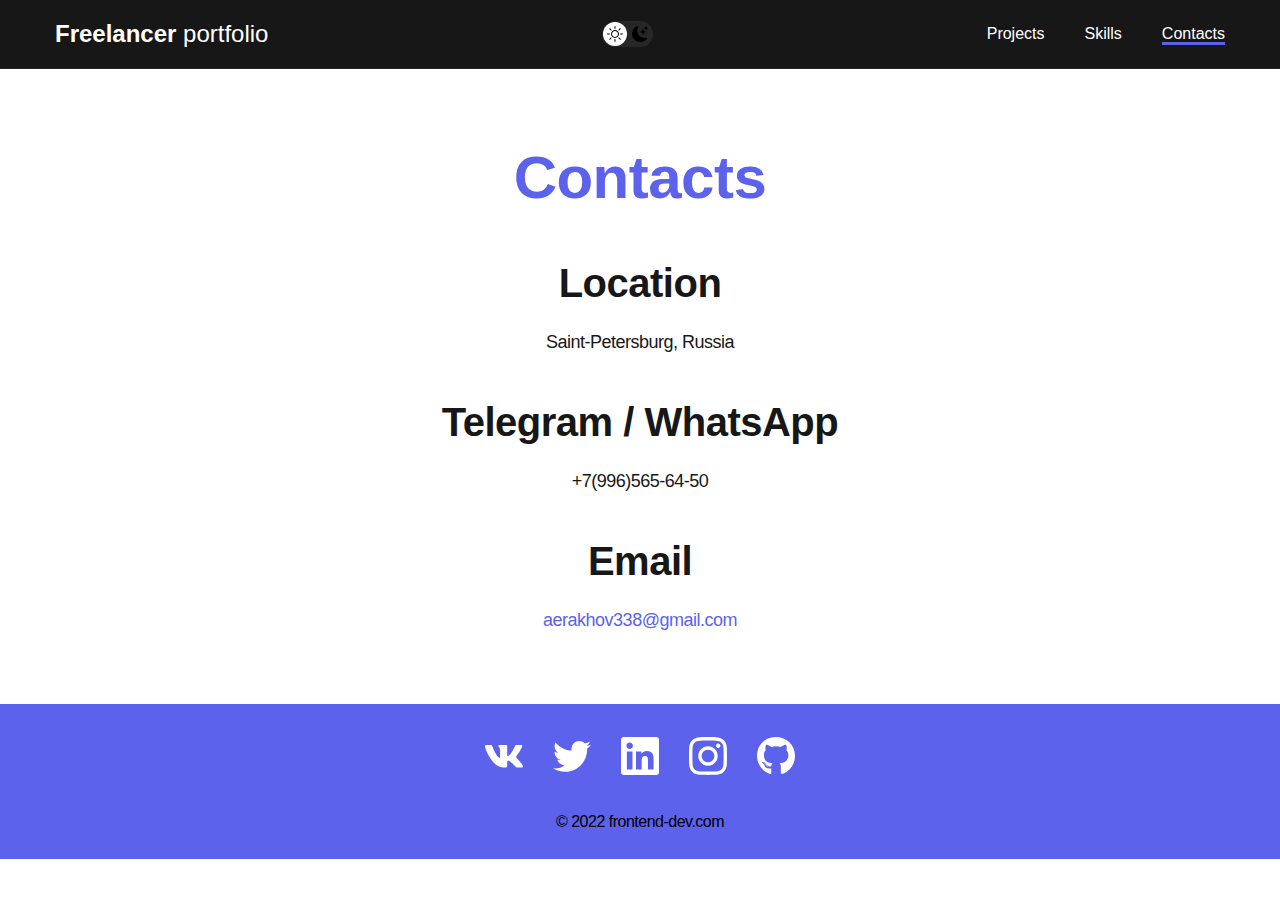
<file: contacts/contacts.html>
<!DOCTYPE html>
<html lang="en">
<head>
    <meta charset="UTF-8">
    <meta name="viewport" content="width=device-width, initial-scale=1.0">
    <link rel="stylesheet" href="./contacts.css">
    <link rel="shortcut icon" href="../img/favicon/favicon.png" type="image/x-icon">
    <title>Profile</title>
</head>
<body>
    <div class="wrapper">
        <div class="content">
            <header class="header">
                <article class="header__nav">
                    <div class="container">
                        <section class="header__content">
                            <a class="header__content-logo" href="../index.html">
                                <strong>
                                    Freelancer
                                </strong>
                                portfolio
                            </a>
                            <button class="dark-mod__btn">
                                <img class="dark-mod__btn-icon" src="../img/dark_mod_icon/Sun.svg" alt="">
                                <img class="dark-mod__btn-icon"  src="../img/dark_mod_icon/Moon.svg" alt="">
                            </button>
                            <nav class="nav"> 
                                <ul class="header__content-list">
                                    <li class="header__content-item">
                                        <a class="header__content-link" href="../index.html">Projects</a>
                                    </li>
                                    <li class="header__content-item">
                                        <a class="header__content-link" href="../skills/skills.html">Skills</a>
                                    </li>
                                    <li class="header__content-item">
                                        <a class="header__content-link header__content-link--active" href="#">Contacts</a>
                                    </li>
                                </ul>
                            </nav>
                        </section>
                    </div>
                </article>
            </header>
            <main class="main">
                <div class="container">
                    <section class="main__contacts">
                        <h1 class="main__contacts-title">
                            Contacts
                        </h1>
                        <h2 class="main__contacts-subtitle">
                            Location
                        </h2>
                        <p class="main__contacts-text">
                            Saint-Petersburg, Russia
                        </p>
                        <h2 class="main__contacts-subtitle">
                            Telegram / WhatsApp
                        </h2>
                        <p class="main__contacts-text">
                            +7(996)565-64-50
                        </p>
                        <h2 class="main__contacts-subtitle">
                            Email
                        </h2>
                        <p class="main__contacts-text">
                           <a href="mailto:aerakhov338@gmail.com">
                            aerakhov338@gmail.com
                           </a>
                        </p>
                    </section>
                </div>
            </main>
        </div>
        <footer class="footer">
            <div class="footer__content">
                <div class="container">
                    <article class="footer__content-items">
                        <section class="footer__content-icon">
                            <a href="">
                                <img src="../img/footer_icon/vk.svg" alt="vk" width="38" height="22.57">
                            </a>
                            <a href="">
                                <img src="../img/footer_icon/twitter.svg" alt="twitter" width="38" height="22.57">
                            </a>
                            <a href="">
                                <img src="../img/footer_icon/linkedIn.svg" alt="linkedIn" width="38" height="22.57">
                            </a>
                            <a href="">
                                <img src="../img/footer_icon/instagram.svg" alt="instagram" width="38" height="22.57">
                            </a>
                            <a href="">
                                <img src="../img/footer_icon/gitHub.svg" alt="gitHub" width="38" height="22.57">
                            </a>
                        </section>
                        <aside class="aside">
                            <p class="footer__content-text">
                                © 2022 frontend-dev.com
                            </p>
                        </aside>
                    </article>
                </div>
            </div>
        </footer>
    </div>
    <script src="../js/main.js"></script>
</body>
</html>
</file>
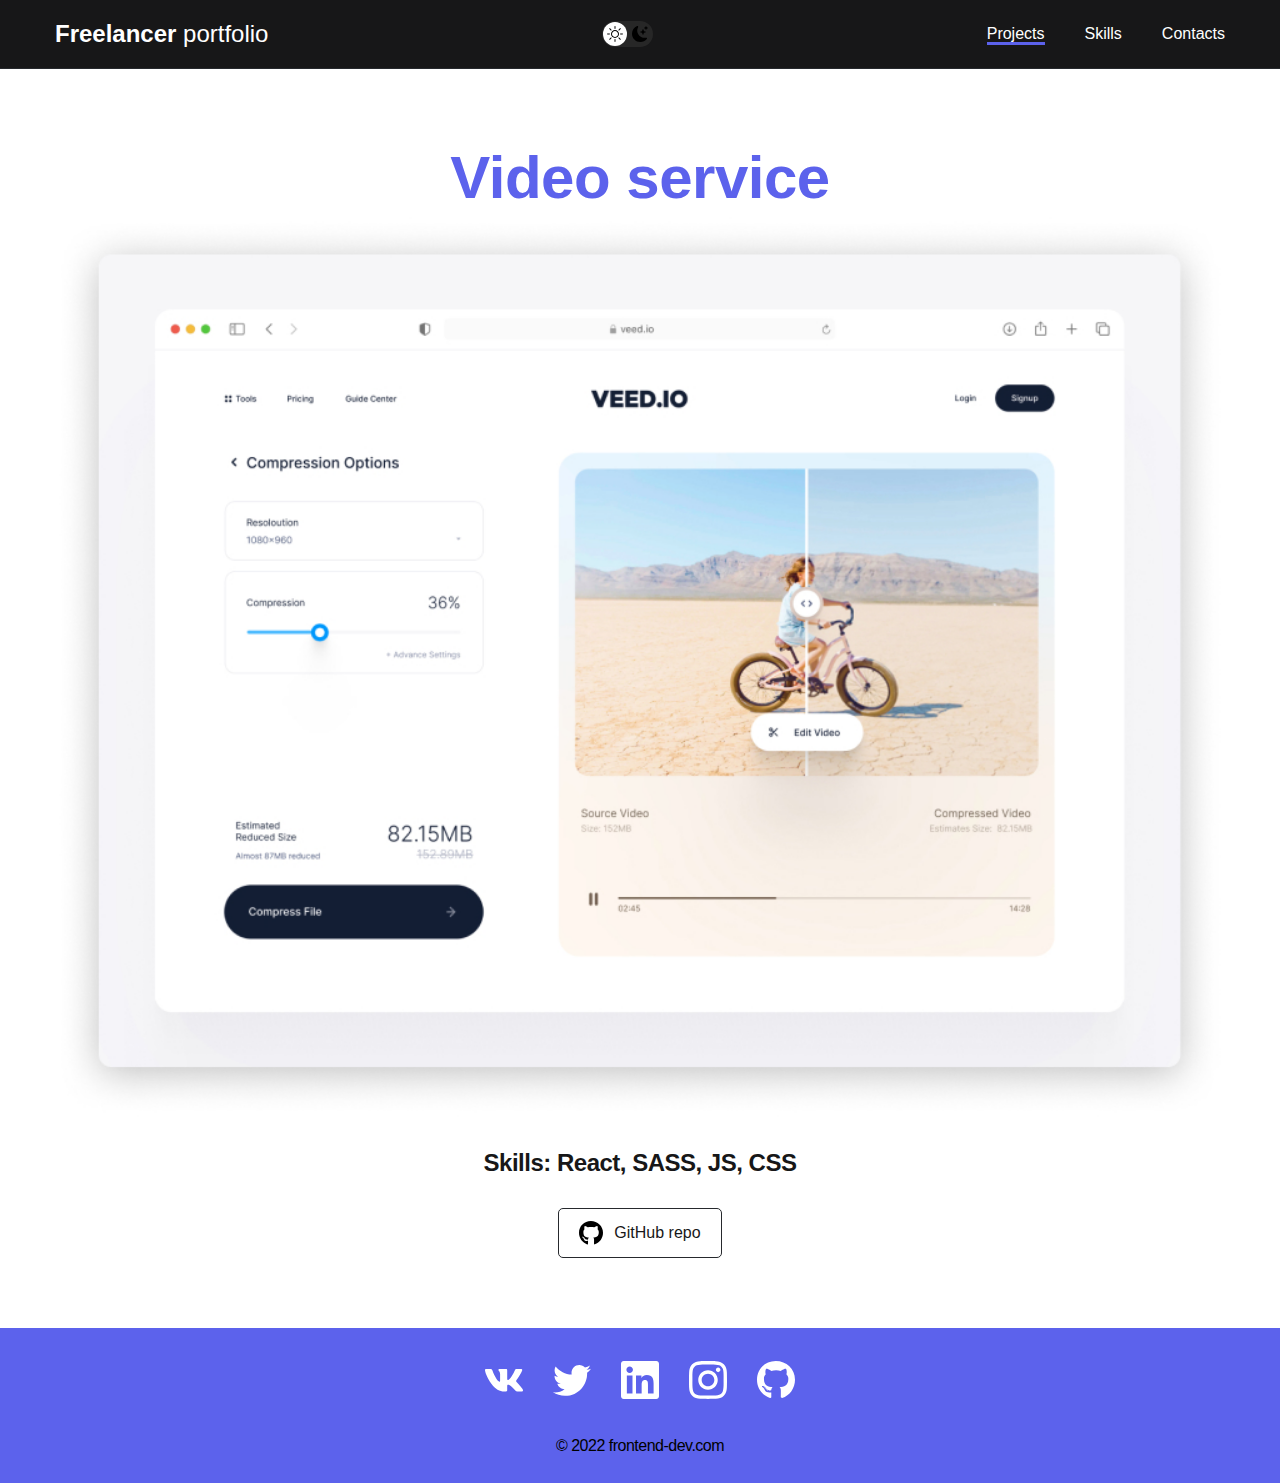
<file: project/gaming.html>
<!DOCTYPE html>
<html lang="en">
<head>
    <meta charset="UTF-8">
    <meta name="viewport" content="width=device-width, initial-scale=1.0">
    <link rel="stylesheet" href="./gaming.css">
    <link rel="shortcut icon" href="../img/favicon/favicon.png" type="image/x-icon">
    <title>Portfolio</title>
</head>
<body>
    <header class="header">
        <article class="header__nav">
            <div class="container">
                <section class="header__content">
                    <a class="header__content-logo" href="../index.html">
                        <strong>
                            Freelancer
                        </strong>
                        portfolio
                    </a>
                    <button class="dark-mod__btn">
                        <img class="dark-mod__btn-icon" src="../img/dark_mod_icon/Sun.svg" alt="">
                        <img class="dark-mod__btn-icon"  src="../img/dark_mod_icon/Moon.svg" alt="">
                    </button>
                    <nav class="nav">
                        <ul class="header__content-list">
                            <li class="header__content-item">
                                <a class="header__content-link header__content-link--active" href="../index.html">Projects</a>
                            </li>
                            <li class="header__content-item">
                                <a class="header__content-link" href="../skills/skills.html">Skills</a>
                            </li>
                            <li class="header__content-item">
                                <a class="header__content-link" href="../contacts/contacts.html">Contacts</a>
                            </li>
                        </ul>
                    </nav>
                </section>
            </div>
        </article>
    </header>
    <main class="main">
        <div class="container">
            <article class="main__project">
                <h1 class="main__project-title">
                    Video service
                </h1>
                <div class="main__project-img">
                    <img src="../img/project/project1.jpg" alt="video service" width="1600" height="1200">
                </div>
                <p class="main__project-skills">
                    Skills: React, SASS, JS, CSS
                </p>
                <a class="main__project-btn" href="">
                    <img src="../img/main_icon/gitHub-black.svg" alt="gitHub" width="24" height="23.4">
                    <p>GitHub repo</p>
                </a>
            </article>
        </div>
    </main>
    <footer class="footer">
        <div class="footer__content">
            <div class="container">
                <article class="footer__content-items">
                    <section class="footer__content-icon">
                        <a href="">
                            <img src="../img/footer_icon/vk.svg" alt="vk" width="38" height="22.57">
                        </a>
                        <a href="">
                            <img src="../img/footer_icon/twitter.svg" alt="twitter" width="38" height="22.57">
                        </a>
                        <a href="">
                            <img src="../img/footer_icon/linkedIn.svg" alt="linkedIn" width="38" height="22.57">
                        </a>
                        <a href="">
                            <img src="../img/footer_icon/instagram.svg" alt="instagram" width="38" height="22.57">
                        </a>
                        <a href="">
                            <img src="../img/footer_icon/gitHub.svg" alt="gitHub" width="38" height="22.57">
                        </a>
                    </section>
                    <aside class="aside">
                        <p class="footer__content-text">
                            © 2022 frontend-dev.com
                        </p>
                    </aside>
                </article>
            </div>
        </div>
    </footer>
    <script src="../js/main.js"></script>
</body>
</html>
</file>
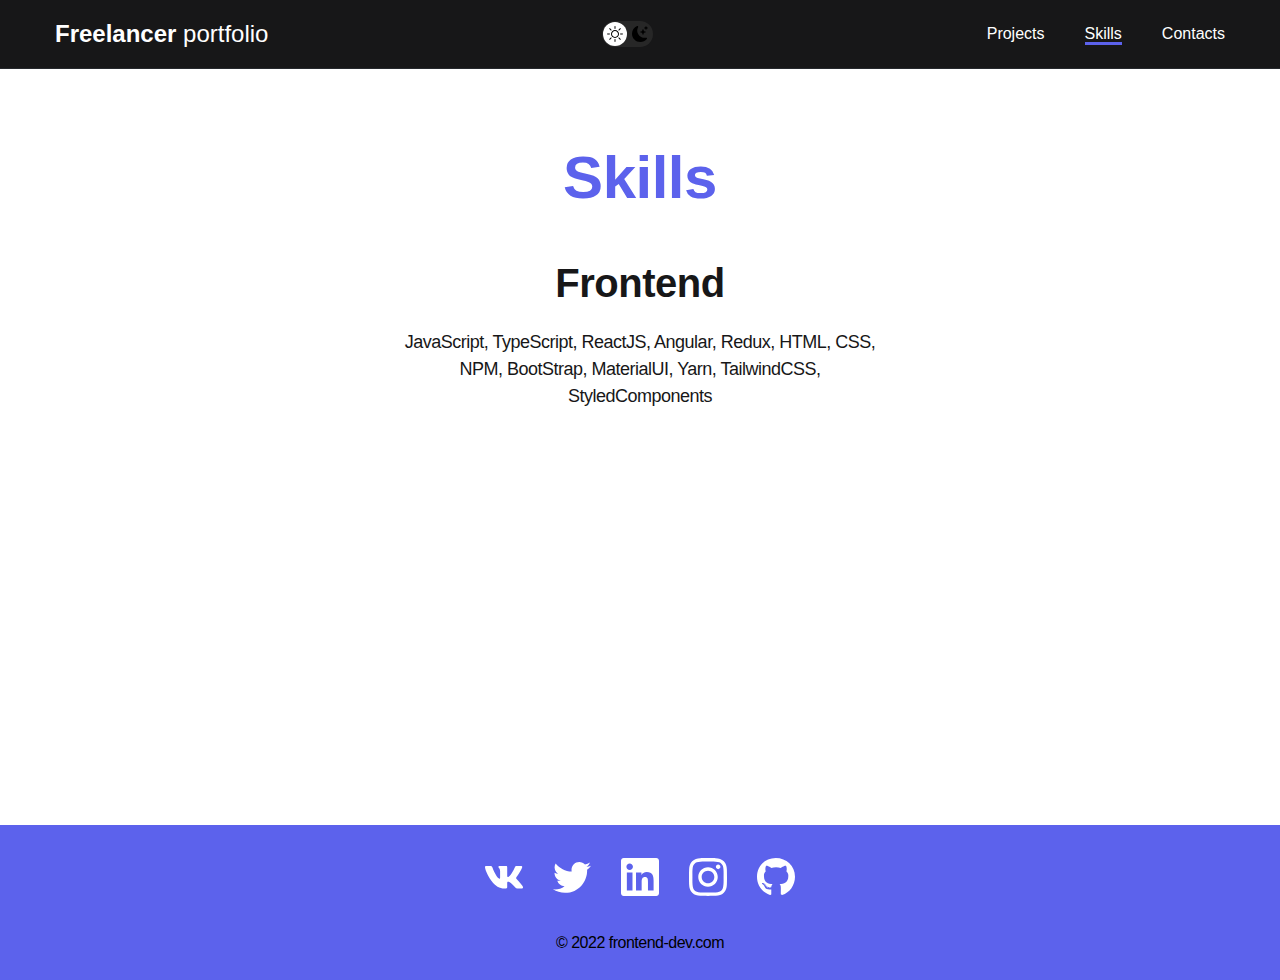
<file: skills/skills.html>
<!DOCTYPE html>
<html lang="en">
<head>
    <meta charset="UTF-8">
    <meta name="viewport" content="width=device-width, initial-scale=1.0">
    <link rel="stylesheet" href="./skills.css">
    <link rel="shortcut icon" href="../img/favicon/favicon.png" type="image/x-icon">
    <title>Profile</title>
</head>
<body>
    <div class="wrapper">
        <div class="content">
            <header class="header">
                <article class="header__nav">
                    <div class="container">
                        <section class="header__content">
                            <a class="header__content-logo" href="../index.html">
                                <strong>
                                    Freelancer
                                </strong>
                                portfolio
                            </a>
                            <button class="dark-mod__btn">
                                <img class="dark-mod__btn-icon" src="../img/dark_mod_icon/Sun.svg" alt="">
                                <img class="dark-mod__btn-icon"  src="../img/dark_mod_icon/Moon.svg" alt="">
                            </button>
                            <nav class="nav">
                                <ul class="header__content-list">
                                    <li class="header__content-item">
                                        <a class="header__content-link" href="../index.html">Projects</a>
                                    </li>
                                    <li class="header__content-item">
                                        <a class="header__content-link header__content-link--active" href="#">Skills</a>
                                    </li>
                                    <li class="header__content-item">
                                        <a class="header__content-link" href="../contacts/contacts.html">Contacts</a>
                                    </li>
                                </ul>
                            </nav>
                        </section>
                    </div>
                </article>
            </header>
            <main class="main">
                <div class="container">
                    <article class="main__skills">
                        <h1 class="main__skills-title">
                            Skills
                        </h1>
                        <h2 class="main__skills-subtitle">
                            Frontend
                        </h2>
                        <p class="main__skills-text">
                            JavaScript, TypeScript, ReactJS, Angular, Redux, HTML, CSS, NPM, BootStrap, MaterialUI, Yarn, TailwindCSS, StyledComponents
                        </p>
                    </article>
                </div>
            </main>
        </div>
        <footer class="footer">
            <div class="footer__content">
                <div class="container">
                    <article class="footer__content-items">
                        <section class="footer__content-icon">
                            <a href="">
                                <img src="../img/footer_icon/vk.svg" alt="vk" width="38" height="22.57">
                            </a>
                            <a href="">
                                <img src="../img/footer_icon/twitter.svg" alt="twitter" width="38" height="22.57">
                            </a>
                            <a href="">
                                <img src="../img/footer_icon/linkedIn.svg" alt="linkedIn" width="38" height="22.57">
                            </a>
                            <a href="">
                                <img src="../img/footer_icon/instagram.svg" alt="instagram" width="38" height="22.57">
                            </a>
                            <a href="">
                                <img src="../img/footer_icon/gitHub.svg" alt="gitHub" width="38" height="22.57">
                            </a>
                        </section>
                        <aside class="aside">
                            <p class="footer__content-text">
                                © 2022 frontend-dev.com
                            </p>
                        </aside>
                    </article>
                </div>
            </div>
        </footer>
    </div>
    <script src="../js/main.js"></script>
</body>
</html>
</file>
<file: contacts/contacts.css>
@import url("../css/header.css");
@import url("../css/reset.css");
@import url("../css/footer.css");

/* MAIN */

.main {
    transition: 0.5s ease-in;
    background-color: var(--main-dark-bg);
}

.main__contacts {
    display: flex;
    flex-direction: column;
    justify-content: center;
    align-items: center;
    text-align: center;
    padding: 70px 0;
}

.main__contacts-title {
    font-weight: 700;
    line-height: 130%;
    letter-spacing: -0.5px;
    font-size: 60px;
    color: var(--accent);
}

.main__contacts-subtitle {
    margin: 40px 0 20px;
    font-weight: 700;
    line-height: 130%;
    letter-spacing: -0.5px;
    font-size: 40px;
    color: var(--main-dark-color);
}

.main__contacts-text {
    font-weight: 400;
    line-height: 150%;
    letter-spacing: -0.5px;
    font-size: 18px;
    color: var(--main-dark-color);
    text-align: center;
    max-width: 500px;
}

.main__contacts-text a {
    color: var(--accent);
}

/* DARK */

.dark {
    --main-dark-bg: var(--dark);
    --main-dark-color: var(--white);
}

/* DARK-MOD */

.dark-mod__btn {
    display: flex;
    position: relative;
    justify-content: space-between;
    padding: 5px;
    background-color: #272727;
    width: 51px;
    height: 26px;
    border-radius: 50px;
}

.dark-mod__btn-icon {
    position: relative;
}

.dark-mod__btn::before {
    content: '';
    position: absolute;
    top: 1px;
    left: 1px;
    display: block;
    background-color: #ffffff;
    height: 24px;
    width: 24px;
    border-radius: 50%;
    transition: left 0.5s ease-in;
}

.dark-mod__btn-active::before {
    left: 26px;
}

@media (max-width: 910px) {
    .header__wrapper-title {
        font-size: 45px;
    }
    .header__wrapper-text {
        font-size: 17px;
    }
    .header__wrapper {
        min-height: 700px;
    }
    .main__projects-title {
        font-size: 55px;
        margin-bottom: 58px;
    }
    .footer__content-icon {
        gap: 26px;
        margin: 30px 0px 30px;
    }
    .footer__content-text {
        font-size: 15px;
        margin-bottom: 20px;
    }
}

@media (max-width: 600px) {
    .header__content {
        justify-content: center;
        gap: 20px 120px;
    }
}

@media (max-width: 425px) {

    .main__contacts-title {
        font-size: 40px;
    }
    .main__contacts-subtitle {
        margin: 30px 0 20px;
        font-size: 35px;
    }
    .main__contacts-text {
        font-size: 16px;
    }
    .header__content {
        justify-content: center;
    }
    .header__wrapper-title {
        font-size: 35px;
    }
    .header__wrapper-text {
        font-size: 14px;
    }
    .header__wrapper {
        min-height: 600px;
    }
    .main__projects-title {
        font-size: 45px;
        margin-bottom: 40px;
    }
    .footer__content-icon {
        gap: 20px;
        margin: 30px 0px 30px;
    }
    .footer__content-text {
        font-size: 15px;
        margin-bottom: 20px;
    }
}
</file>
<file: project/gaming.css>
@import "../css/reset.css";
@import url("../css/footer.css");
@import url("../css/header.css");

/* MAIN */

.main {
    background-color: var(--main-dark-bg);
    transition: 0.5s ease-in;
}

.main__project {
    display: flex;
    flex-direction: column;
    justify-content: center;
    align-items: center;
    text-align: center;
    padding: 70px 0;
}

.main__project-title {
    font-weight: 700;
    line-height: 130%;
    letter-spacing: -0.5px;
    font-size: 60px;
    color: var(--accent);
}

.main__project-skills {
    font-weight: 700;
    line-height: 130%;
    letter-spacing: -0.5px;
    font-size: 24px;
    margin: 30px 0;
    color: var(--main-dark-color);
}

.main__project-btn {
    display: flex;
    align-items: center;
    gap: 11px;
    padding: 12px 20px 12px;
    border-radius: 5px;
    border: 1px solid var(--btn-dark-border);
    color: var(--main-dark-color);
}

/* DARK */

.dark {
    --main-dark-color: var(--white);
    --main-dark-bg: var(--dark);
    --btn-dark-border: var(--white);
}

/* DARK-MOD */

.dark-mod__btn {
    display: flex;
    position: relative;
    justify-content: space-between;
    padding: 5px;
    background-color: #272727;
    width: 51px;
    height: 26px;
    border-radius: 50px;
}

.dark-mod__btn-icon {
    position: relative;
}

.dark-mod__btn::before {
    content: '';
    position: absolute;
    top: 1px;
    left: 1px;
    display: block;
    background-color: #ffffff;
    height: 24px;
    width: 24px;
    border-radius: 50%;
    transition: left 0.5s ease-in;
}

.dark-mod__btn-active::before {
    left: 26px;
}

@media (max-width: 910px) {
    .header__wrapper-title {
        font-size: 45px;
    }
    .header__wrapper-text {
        font-size: 17px;
    }
    .header__wrapper {
        min-height: 700px;
    }
    .main__projects-title {
        font-size: 55px;
        margin-bottom: 58px;
    }
    .footer__content-icon {
        gap: 26px;
        margin: 30px 0px 30px;
    }
    .footer__content-text {
        font-size: 15px;
        margin-bottom: 20px;
    }
}

@media (max-width: 600px) {
    .header__content {
        justify-content: center;
        gap: 20px 120px;
    }
}

@media (max-width: 425px) {
    .main__project-title {
        font-size: 27px;
    }
    .main__project-skills {
        font-size: 20px;
        margin-bottom: 30px;
    }
    .header__content {
        justify-content: center;
    }
    .header__wrapper-title {
        font-size: 35px;
    }
    .header__wrapper-text {
        font-size: 14px;
    }
    .header__wrapper {
        min-height: 600px;
    }
    .main__projects-title {
        font-size: 45px;
        margin-bottom: 40px;
    }
    .footer__content-icon {
        gap: 20px;
        margin: 30px 0px 30px;
    }
    .footer__content-text {
        font-size: 15px;
        margin-bottom: 20px;
    }
}
</file>
<file: skills/skills.css>
@import "../css/reset.css";
@import url("../css/header.css");
@import url("../css/footer.css");

html, body {
    height: 100%;
}

.wrapper {
    display: flex;
    flex-direction: column;
    min-height: 100vh;
}
.content {
    flex: 1 0 auto;
}
.footer {
    flex: 0 0 auto;
}

.dark {
    --main-dark-bg: var(--dark);
    --main-dark-color: var(--white);
}

/*MAIN*/

.main {
    transition: 0.5s ease-in;
    min-height: 84vh;
    background-color: var(--main-dark-bg);
}

.main__skills {
    display: flex;
    flex-direction: column;
    justify-content: center;
    align-items: center;
    padding: 70px 0;
}

.main__skills-title {
    font-weight: 700;
    line-height: 130%;
    letter-spacing: -0.5px;
    font-size: 60px;
    color: var(--accent);
}

.main__skills-subtitle {
    margin: 40px 0 20px;
    font-weight: 700;
    line-height: 130%;
    letter-spacing: -0.5px;
    font-size: 40px;
    color: var(--main-dark-color);
}

.main__skills-text {
    font-weight: 400;
    line-height: 150%;
    letter-spacing: -0.5px;
    font-size: 18px;
    color: var(--main-dark-color);
    text-align: center;
    max-width: 500px;
}

/* DARK-MOD */

.dark-mod__btn {
    display: flex;
    position: relative;
    justify-content: space-between;
    padding: 5px;
    background-color: #272727;
    width: 51px;
    height: 26px;
    border-radius: 50px;
}

.dark-mod__btn-icon {
    position: relative;
}

.dark-mod__btn::before {
    content: '';
    position: absolute;
    top: 1px;
    left: 1px;
    display: block;
    background-color: #ffffff;
    height: 24px;
    width: 24px;
    border-radius: 50%;
    transition: left 0.5s ease-in;
}

.dark-mod__btn-active::before {
    left: 26px;
}

@media (max-width: 910px) {
    .header__wrapper-title {
        font-size: 45px;
    }
    .header__wrapper-text {
        font-size: 17px;
    }
    .header__wrapper {
        min-height: 700px;
    }
    .main__projects-title {
        font-size: 55px;
        margin-bottom: 58px;
    }
    .footer__content-icon {
        gap: 26px;
        margin: 30px 0px 30px;
    }
    .footer__content-text {
        font-size: 15px;
        margin-bottom: 20px;
    }
}

@media (max-width: 600px) {
    .header__content {
        justify-content: center;
        gap: 20px 120px;
    }
}

@media (max-width: 425px) {
    .main__skills-title {
        font-size: 50px;
    }
    .main__skills-subtitle {
        margin: 30px 0 20px;
        font-size: 30px;
    }
    .main__skills-text {
        font-size: 15px;
    }
    .header__content {
        justify-content: center;
    }
    .header__wrapper-title {
        font-size: 35px;
    }
    .header__wrapper-text {
        font-size: 14px;
    }
    .header__wrapper {
        min-height: 600px;
    }
    .main__projects-title {
        font-size: 45px;
        margin-bottom: 40px;
    }
    .footer__content-icon {
        gap: 20px;
        margin: 30px 0px 30px;
    }
    .footer__content-text {
        font-size: 15px;
        margin-bottom: 20px;
    }
}
</file>
